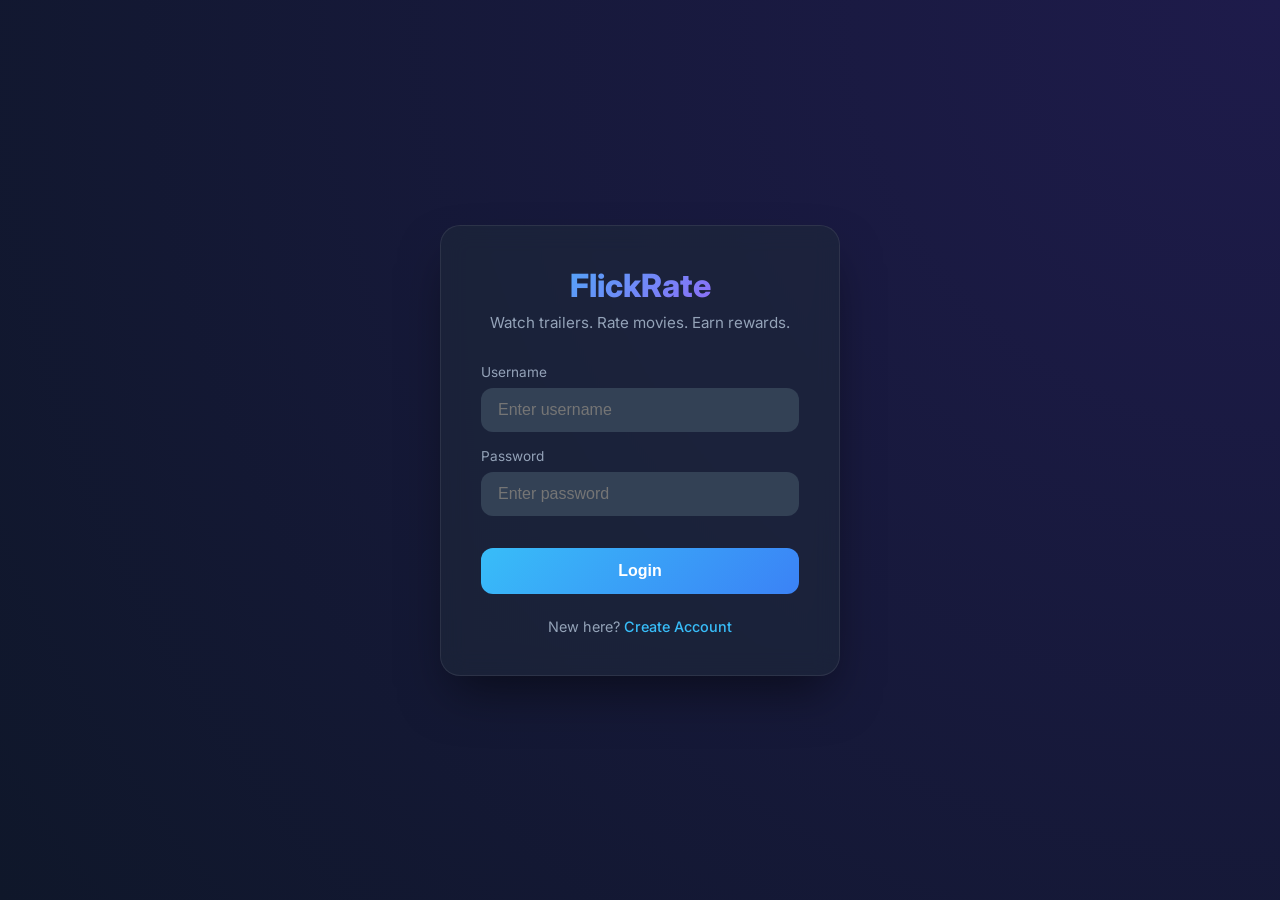
<file: index.html>
<!DOCTYPE html>
<html lang="en">

<head>
    <meta charset="UTF-8">
    <meta name="viewport" content="width=device-width, initial-scale=1.0">
    <meta name="google-adsense-account" content="ca-pub-5196514011677170">
    <title>FlickRate - Earn While You Watch</title>
    <!-- Fonts -->
    <link href="https://fonts.googleapis.com/css2?family=Inter:wght@400;500;600;700;800&display=swap" rel="stylesheet">
    <!-- Styles -->
    <link rel="stylesheet" href="css/style.css">
</head>

<body>

    <!-- AUTH SCREEN -->
    <div id="auth-container">
        <div class="auth-card">
            <div class="auth-logo">FlickRate</div>
            <div class="auth-subtitle">Watch trailers. Rate movies. Earn rewards.</div>

            <!-- Login View -->
            <div id="login-view">
                <form id="loginForm">
                    <div class="form-group">
                        <label>Username</label>
                        <input type="text" id="loginUser" required placeholder="Enter username">
                    </div>
                    <div class="form-group">
                        <label>Password</label>
                        <input type="password" id="loginPass" required placeholder="Enter password">
                    </div>
                    <button type="submit" class="btn-primary">Login</button>
                </form>
                <div class="toggle-link" id="toSignup">New here? <span>Create Account</span></div>
            </div>

            <!-- Signup View -->
            <div id="signup-view" class="hidden">
                <form id="signupForm">
                    <div class="form-group">
                        <label>Choose Username</label>
                        <input type="text" id="regUser" required placeholder="username">
                    </div>
                    <div class="form-group">
                        <label>Email Address</label>
                        <input type="email" id="regEmail" required placeholder="email@example.com">
                    </div>
                    <div class="form-group">
                        <label>Password</label>
                        <input type="password" id="regPass" required placeholder="Create password">
                    </div>
                    <button type="submit" class="btn-primary">Sign Up</button>
                </form>
                <div class="toggle-link" id="toLogin">Already have an account? <span>Login</span></div>
            </div>
        </div>
    </div>

    <!-- APP CONTAINER -->
    <div id="app-container" class="hidden">

        <!-- Desktop Sidebar -->
        <aside class="sidebar">
            <div class="sidebar-header">
                <div class="sidebar-logo">FlickRate</div>
            </div>

            <ul class="nav-links">
                <li class="nav-item active" data-tab="rate">
                    <svg viewBox="0 0 24 24">
                        <path d="M4 6h16v2H4zm0 5h16v2H4zm0 5h16v2H4z" />
                    </svg> Rate
                </li>
                <li class="nav-item" data-tab="history">
                    <svg viewBox="0 0 24 24">
                        <path
                            d="M13 3a9 9 0 0 0-9 9H1l3.89 3.89.07.14L9 12H6c0-3.87 3.13-7 7-7s7 3.13 7 7-3.13 7-7 7c-1.93 0-3.68-.79-4.94-2.06l-1.42 1.42C8.27 19.99 10.51 21 13 21c4.97 0 9-4.97 9-9s-4.03-9-9-9zm-1 5v5l4.28 2.54.72-1.21-3.5-2.08V8H12z" />
                    </svg> History
                </li>
                <li class="nav-item" data-tab="wallet">
                    <svg viewBox="0 0 24 24">
                        <path
                            d="M21 18v1c0 1.1-.9 2-2 2H5c-1.11 0-2-.9-2-2V5c0-1.1.89-2 2-2h14c1.1 0 2 .9 2 2v1h-9c-1.11 0-2 .9-2 2v8c0 1.1.89 2 2 2h9zm-9-2h10V8H12v8zm4-2.5c-.83 0-1.5-.67-1.5-1.5s.67-1.5 1.5-1.5 1.5.67 1.5 1.5-.67 1.5-1.5 1.5z" />
                    </svg> Wallet
                </li>
                <li class="nav-item" data-tab="withdraw">
                    <svg viewBox="0 0 24 24">
                        <path d="M16 13h-3V3h-2v10H8l4 4 4-4zM4 19v2h16v-2H4z" />
                    </svg> Withdraw
                </li>
            </ul>

            <div class="user-profile-mini">
                <div class="avatar-circle" id="navAvatar">U</div>
                <div class="user-info">
                    <div class="user-name" id="navUsername">User</div>
                    <div class="user-role">Premium Member</div>
                </div>
                <button class="btn-logout" id="logoutBtn" title="Logout">
                    <svg width="20" height="20" viewBox="0 0 24 24" fill="none" stroke="currentColor" stroke-width="2">
                        <path d="M9 21H5a2 2 0 0 1-2-2V5a2 2 0 0 1 2-2h4"></path>
                        <polyline points="16 17 21 12 16 7"></polyline>
                        <line x1="21" y1="12" x2="9" y2="12"></line>
                    </svg>
                </button>
            </div>
        </aside>

        <!-- Main Content -->
        <main class="content-area">

            <div class="top-bar">
                <h2 id="pageTitle">Dashboard</h2>
                <div style="display: flex; gap: 1rem; align-items: center;">
                    <div class="balance-card">
                        <span style="color:var(--text-muted)">PTS</span>
                        <span class="display-points">0</span>
                    </div>
                </div>
            </div>

            <!-- VIEW: RATE -->
            <section id="view-rate" class="view-section active">
                <h3 id="headerUsername" style="margin-bottom: 1.5rem; color: var(--primary);">Welcome Back</h3>

                <div class="video-frame-container" id="videoContainer">
                    <div id="player"></div>
                </div>

                <div class="rating-panel" id="ratingPanel">
                    <h2 id="movieTitle">Select a Movie</h2>
                    <p id="movieDesc" style="color:var(--text-muted); font-size: 0.9rem; margin-bottom: 1rem;">...</p>

                    <div class="star-row">
                        <span class="star-icon" data-val="1">★</span>
                        <span class="star-icon" data-val="2">★</span>
                        <span class="star-icon" data-val="3">★</span>
                        <span class="star-icon" data-val="4">★</span>
                        <span class="star-icon" data-val="5">★</span>
                    </div>

                    <textarea id="reviewText" rows="3" placeholder="Write your review here..."></textarea>

                    <p id="statusMsg" style="text-align:center; color: var(--text-muted);">Watch full video to rate</p>

                    <button class="btn-primary" id="submitBtn" disabled>Submit Rating (+10 PTS)</button>
                </div>

                <h3 style="margin: 2rem 0 1rem 0;">Now Showing</h3>
                <div class="trailer-grid" id="trailerGrid">
                    <!-- Javascript populates this -->
                </div>
            </section>

            <!-- VIEW: HISTORY -->
            <section id="view-history" class="view-section">
                <h3 style="margin-bottom: 1.5rem;">Your Watch History</h3>
                <div class="history-grid" id="historyGrid">
                    <!-- Items -->
                </div>
            </section>

            <!-- VIEW: WALLET -->
            <section id="view-wallet" class="view-section">
                <div class="wallet-hero">
                    <div class="pts-label">CURRENT BALANCE</div>
                    <div class="big-balance display-points">0</div>
                    <div
                        style="color: var(--success); background: rgba(34, 197, 94, 0.1); display: inline-block; padding: 4px 12px; border-radius: 12px; font-size: 0.9rem;">
                        Can Redeem: $<span class="display-points">0</span> USD
                    </div>
                </div>

                <div style="display: grid; grid-template-columns: 1fr 1fr; gap: 1rem;">
                    <button class="btn-primary"
                        style="background: var(--bg-card); color: var(--text-main); border: var(--border);">Transaction
                        Log</button>
                    <button class="btn-primary" onclick="app.switchTab('withdraw')">Cash Out Now</button>
                </div>
            </section>

            <!-- VIEW: WITHDRAW -->
            <section id="view-withdraw" class="view-section">
                <div class="auth-card" style="margin: 0 auto; max-width: 500px;">
                    <h3 style="margin-bottom: 1rem;">Request Payout</h3>
                    <div class="form-group">
                        <label>Payment Method</label>
                        <select
                            style="width:100%; padding: 12px; background: var(--bg-input); border: none; color: white; border-radius: 12px;">
                            <option>PayPal</option>
                            <option>Crypto (USDT)</option>
                            <option>Gift Card</option>
                        </select>
                    </div>
                    <div class="form-group">
                        <label>Account Email / Address</label>
                        <input type="text" placeholder="user@example.com">
                    </div>
                    <div class="form-group">
                        <label>Amount (PTS)</label>
                        <input type="number" placeholder="Min 1000">
                    </div>
                    <button class="btn-primary" onclick="alert('Withdrawal request initialized!')">Submit
                        Request</button>
                </div>
            </section>

        </main>

        <!-- Mobile Bottom Nav -->
        <nav class="bottom-nav">
            <button class="mobile-nav-item active" data-tab="rate">
                <svg viewBox="0 0 24 24">
                    <path d="M4 6h16v2H4zm0 5h16v2H4zm0 5h16v2H4z" />
                </svg> Rate
            </button>
            <button class="mobile-nav-item" data-tab="history">
                <svg viewBox="0 0 24 24">
                    <path
                        d="M13 3a9 9 0 0 0-9 9H1l3.89 3.89.07.14L9 12H6c0-3.87 3.13-7 7-7s7 3.13 7 7-3.13 7-7 7c-1.93 0-3.68-.79-4.94-2.06l-1.42 1.42C8.27 19.99 10.51 21 13 21c4.97 0 9-4.97 9-9s-4.03-9-9-9zm-1 5v5l4.28 2.54.72-1.21-3.5-2.08V8H12z" />
                </svg> History
            </button>
            <button class="mobile-nav-item" data-tab="wallet">
                <svg viewBox="0 0 24 24">
                    <path
                        d="M21 18v1c0 1.1-.9 2-2 2H5c-1.11 0-2-.9-2-2V5c0-1.1.89-2 2-2h14c1.1 0 2 .9 2 2v1h-9c-1.11 0-2 .9-2 2v8c0 1.1.89 2 2 2h9zm-9-2h10V8H12v8zm4-2.5c-.83 0-1.5-.67-1.5-1.5s.67-1.5 1.5-1.5 1.5.67 1.5 1.5-.67 1.5-1.5 1.5z" />
                </svg> Wallet
            </button>
            <button class="mobile-nav-item" data-tab="withdraw">
                <svg viewBox="0 0 24 24">
                    <path d="M16 13h-3V3h-2v10H8l4 4 4-4zM4 19v2h16v-2H4z" />
                </svg> Withdraw
            </button>
        </nav>

    </div>

    <!-- Ad Modal -->
    <div class="modal-backdrop" id="adModal">
        <div class="ad-box">
            <h3 style="margin-bottom: 1rem;">Featured Offer</h3>
            <!-- Google AdSense Ad Unit -->
            <ins class="adsbygoogle"
                 style="display:block; width:300px; height:250px; margin: 1rem auto;"
                 data-ad-client="ca-pub-5196514011677170"
                 data-ad-slot="1234567890"
                 data-ad-format="rectangle"></ins>
            <script>
                (adsbygoogle = window.adsbygoogle || []).push({});
            </script>
            <p style="text-align: center; margin-top: 1.5rem;">Unlock reward in <span id="adTimer" style="font-weight: 700; color: var(--gold);">5</span>s</p>
        </div>
    </div>

    <!-- Scripts -->
    <script async src="https://pagead2.googlesyndication.com/pagead/js/adsbygoogle.js?client=ca-pub-5196514011677170"
     crossorigin="anonymous"></script>
    <script src="https://www.youtube.com/iframe_api"></script>
    <script src="js/auth.js"></script>
    <script src="js/app.js"></script>
</body>

</html>
</file>
<file: css/style.css>
:root {
    /* --- Palette: Cyber-Professional --- */
    --bg-body: #0f172a;
    /* Slate 900 */
    --bg-sidebar: #1e293b;
    /* Slate 800 */
    --bg-card: rgba(30, 41, 59, 0.7);
    --bg-input: #334155;
    /* Slate 700 */

    --text-main: #f8fafc;
    /* Slate 50 */
    --text-muted: #94a3b8;
    /* Slate 400 */

    --primary: #38bdf8;
    /* Sky 400 */
    --primary-dim: rgba(56, 189, 248, 0.15);
    --gold: #fbbf24;
    /* Amber 400 */
    --danger: #ef4444;
    /* Red 500 */
    --success: #22c55e;
    /* Green 500 */

    --glass: blur(12px);
    --radius-lg: 16px;
    --radius-md: 12px;
    --border: 1px solid rgba(255, 255, 255, 0.08);

    --sidebar-width: 260px;
    --header-height: 70px;
    --mobile-nav-height: 60px;
}

* {
    box-sizing: border-box;
    margin: 0;
    padding: 0;
    outline: none;
}

body {
    font-family: 'Inter', system-ui, -apple-system, sans-serif;
    background-color: var(--bg-body);
    color: var(--text-main);
    height: 100vh;
    overflow: hidden;
    display: flex;
}

/* --- Typography --- */
h1,
h2,
h3 {
    font-weight: 700;
    letter-spacing: -0.5px;
}

a {
    text-decoration: none;
    color: inherit;
}

/* --- Auth Screen --- */
#auth-container {
    position: fixed;
    top: 0;
    left: 0;
    width: 100%;
    height: 100%;
    background: radial-gradient(circle at top right, #1e1b4b, var(--bg-body));
    z-index: 1000;
    display: flex;
    justify-content: center;
    align-items: center;
    padding: 1rem;
}

.auth-card {
    width: 100%;
    max-width: 400px;
    background: rgba(30, 41, 59, 0.6);
    backdrop-filter: var(--glass);
    padding: 2.5rem;
    border-radius: 20px;
    border: var(--border);
    box-shadow: 0 25px 50px -12px rgba(0, 0, 0, 0.5);
    text-align: center;
}

.auth-logo {
    font-size: 2rem;
    font-weight: 800;
    background: linear-gradient(135deg, var(--primary), #a855f7);
    -webkit-background-clip: text;
    -webkit-text-fill-color: transparent;
    margin-bottom: 0.5rem;
}

.auth-subtitle {
    color: var(--text-muted);
    margin-bottom: 2rem;
    font-size: 0.95rem;
}

.form-group {
    margin-bottom: 1rem;
    text-align: left;
}

.form-group label {
    display: block;
    font-size: 0.85rem;
    color: var(--text-muted);
    margin-bottom: 0.5rem;
}

input {
    width: 100%;
    padding: 12px 16px;
    background: var(--bg-input);
    border: 1px solid transparent;
    border-radius: var(--radius-md);
    color: var(--text-main);
    font-size: 1rem;
    transition: all 0.2s;
}

input:focus {
    border-color: var(--primary);
    background: rgba(56, 189, 248, 0.05);
    box-shadow: 0 0 0 3px var(--primary-dim);
}

.btn-primary {
    width: 100%;
    padding: 14px;
    background: linear-gradient(135deg, var(--primary), #3b82f6);
    color: white;
    border: none;
    border-radius: var(--radius-md);
    font-weight: 600;
    font-size: 1rem;
    cursor: pointer;
    transition: transform 0.1s, box-shadow 0.2s;
    margin-top: 1rem;
}

.btn-primary:hover {
    box-shadow: 0 10px 20px -5px rgba(56, 189, 248, 0.4);
    transform: translateY(-2px);
}

.btn-primary:active {
    transform: translateY(0);
}

.toggle-link {
    margin-top: 1.5rem;
    font-size: 0.9rem;
    color: var(--text-muted);
    cursor: pointer;
}

.toggle-link span {
    color: var(--primary);
    font-weight: 500;
}

.toggle-link:hover span {
    text-decoration: underline;
}

.hidden {
    display: none !important;
}

/* --- App Layout --- */
#app-container {
    width: 100%;
    height: 100%;
    display: flex;
}

/* Sidebar (Desktop) */
aside.sidebar {
    width: var(--sidebar-width);
    background: var(--bg-sidebar);
    border-right: var(--border);
    display: flex;
    flex-direction: column;
    padding: 1.5rem;
    z-index: 50;
    transition: transform 0.3s ease;
}

.sidebar-header {
    margin-bottom: 2.5rem;
    display: flex;
    align-items: center;
    gap: 10px;
}

.sidebar-logo {
    font-size: 1.5rem;
    font-weight: 700;
    color: var(--primary);
}

.nav-links {
    list-style: none;
    display: flex;
    flex-direction: column;
    gap: 0.5rem;
    flex: 1;
}

.nav-item {
    padding: 12px 16px;
    border-radius: var(--radius-md);
    color: var(--text-muted);
    cursor: pointer;
    transition: all 0.2s;
    display: flex;
    align-items: center;
    gap: 12px;
    font-weight: 500;
}

.nav-item svg {
    width: 20px;
    height: 20px;
    fill: currentColor;
}

.nav-item:hover {
    background: rgba(255, 255, 255, 0.03);
    color: var(--text-main);
}

.nav-item.active {
    background: var(--primary-dim);
    color: var(--primary);
}

.user-profile-mini {
    margin-top: auto;
    padding-top: 1.5rem;
    border-top: var(--border);
    display: flex;
    align-items: center;
    gap: 12px;
}

.avatar-circle {
    width: 40px;
    height: 40px;
    background: linear-gradient(to bottom right, #6366f1, #a855f7);
    border-radius: 50%;
    display: flex;
    align-items: center;
    justify-content: center;
    font-weight: 700;
    font-size: 1.1rem;
    color: white;
}

.user-info {
    flex: 1;
    overflow: hidden;
}

.user-name {
    font-size: 0.9rem;
    font-weight: 600;
    white-space: nowrap;
}

.user-role {
    font-size: 0.75rem;
    color: var(--text-muted);
}

.btn-logout {
    background: none;
    border: none;
    color: var(--text-muted);
    cursor: pointer;
    padding: 4px;
    border-radius: 4px;
}

.btn-logout:hover {
    color: var(--danger);
    background: rgba(239, 68, 68, 0.1);
}

/* Main Content */
main.content-area {
    flex: 1;
    position: relative;
    overflow-y: auto;
    padding: 2rem;
    scroll-behavior: smooth;
}

/* Mobile Nav (Bottom) */
nav.bottom-nav {
    display: none;
    /* Desktop default */
}

/* --- Views & Components --- */
.view-section {
    display: none;
    max-width: 900px;
    margin: 0 auto;
    animation: fadeIn 0.4s ease;
}

.view-section.active {
    display: block;
}

@keyframes fadeIn {
    from {
        opacity: 0;
        transform: translateY(10px);
    }

    to {
        opacity: 1;
        transform: translateY(0);
    }
}

/* Header Strip inside Main */
.top-bar {
    display: flex;
    justify-content: space-between;
    align-items: center;
    margin-bottom: 2rem;
    background: rgba(15, 23, 42, 0.8);
    backdrop-filter: blur(8px);
    padding: 1rem;
    border-radius: var(--radius-lg);
    border: var(--border);
    position: sticky;
    top: 0;
    z-index: 40;
}

.balance-card {
    background: rgba(0, 0, 0, 0.3);
    padding: 8px 16px;
    border-radius: 20px;
    border: 1px solid rgba(251, 191, 36, 0.2);
    display: flex;
    align-items: center;
    gap: 8px;
    font-weight: 600;
    color: var(--gold);
}

/* Video Player */
.video-frame-container {
    aspect-ratio: 16/9;
    background: black;
    border-radius: var(--radius-lg);
    overflow: hidden;
    margin-bottom: 1.5rem;
    box-shadow: 0 20px 40px -10px rgba(0, 0, 0, 0.5);
    display: none;
}

.video-frame-container.visible {
    display: block;
}

#player {
    width: 100%;
    height: 100%;
}

#player iframe {
    width: 100%;
    height: 100%;
    display: block;
}

/* Rate Form */
.rating-panel {
    background: var(--bg-card);
    border: var(--border);
    padding: 2rem;
    border-radius: var(--radius-lg);
    display: none;
    flex-direction: column;
    gap: 1.5rem;
}

.rating-panel.visible {
    display: flex;
}

.star-row {
    display: flex;
    gap: 8px;
    justify-content: center;
    margin: 1rem 0;
}

.star-icon {
    font-size: 2.5rem;
    color: var(--bg-input);
    cursor: pointer;
    transition: all 0.2s;
}

.star-icon:hover {
    transform: scale(1.15);
}

.star-icon.active {
    color: var(--gold);
    text-shadow: 0 0 15px rgba(251, 191, 36, 0.4);
}

/* History Grid */
.history-grid {
    display: grid;
    grid-template-columns: repeat(auto-fill, minmax(280px, 1fr));
    gap: 1.5rem;
}

.history-item {
    background: var(--bg-card);
    border: var(--border);
    border-radius: var(--radius-md);
    padding: 1rem;
    transition: transform 0.2s;
    position: relative;
    overflow: hidden;
}

.history-item:hover {
    transform: translateY(-4px);
    border-color: var(--primary);
}

.history-thumb {
    width: 100%;
    height: 160px;
    object-fit: cover;
    border-radius: 8px;
    margin-bottom: 1rem;
}

.history-meta {
    display: flex;
    justify-content: space-between;
    align-items: center;
    margin-bottom: 0.5rem;
}

.history-rating {
    color: var(--gold);
    font-size: 0.9rem;
}

.btn-delete-mini {
    position: absolute;
    top: 10px;
    right: 10px;
    background: rgba(0, 0, 0, 0.6);
    color: white;
    border: none;
    border-radius: 50%;
    width: 28px;
    height: 28px;
    cursor: pointer;
    opacity: 0;
    transition: opacity 0.2s;
}

.history-item:hover .btn-delete-mini {
    opacity: 1;
}

/* Wallet Layout */
.wallet-hero {
    background: linear-gradient(135deg, rgba(56, 189, 248, 0.1), rgba(168, 85, 247, 0.1));
    border: 1px solid rgba(56, 189, 248, 0.2);
    border-radius: var(--radius-lg);
    padding: 3rem;
    text-align: center;
    margin-bottom: 2rem;
}

.big-balance {
    font-size: 4rem;
    font-weight: 800;
    color: var(--text-main);
    margin: 0.5rem 0;
}

.pts-label {
    color: var(--gold);
    font-weight: 700;
    letter-spacing: 2px;
}

/* Ad Modal */
.modal-backdrop {
    position: fixed;
    top: 0;
    left: 0;
    width: 100%;
    height: 100%;
    background: rgba(0, 0, 0, 0.85);
    backdrop-filter: blur(8px);
    z-index: 2000;
    display: none;
    justify-content: center;
    align-items: center;
}

.modal-backdrop.active {
    display: flex;
}

.ad-box {
    background: var(--bg-sidebar);
    border: 2px solid var(--primary);
    padding: 2rem;
    border-radius: var(--radius-lg);
    text-align: center;
    width: 300px;
    box-shadow: 0 0 50px rgba(56, 189, 248, 0.2);
}

/* --- Responsive Media Queries --- */
@media (max-width: 768px) {
    #app-container {
        flex-direction: column;
    }

    /* Hide Sidebar, Show Bottom Nav */
    aside.sidebar {
        display: none;
    }

    nav.bottom-nav {
        display: flex;
        position: fixed;
        bottom: 0;
        left: 0;
        width: 100%;
        height: var(--mobile-nav-height);
        background: var(--bg-sidebar);
        border-top: var(--border);
        justify-content: space-around;
        align-items: center;
        z-index: 100;
        padding-bottom: env(safe-area-inset-bottom);
    }

    .mobile-nav-item {
        color: var(--text-muted);
        display: flex;
        flex-direction: column;
        align-items: center;
        font-size: 0.7rem;
        background: none;
        border: none;
        gap: 4px;
    }

    .mobile-nav-item.active {
        color: var(--primary);
    }

    .mobile-nav-item svg {
        width: 24px;
        height: 24px;
        fill: currentColor;
    }

    main.content-area {
        padding: 1rem 1rem 5rem 1rem;
    }

    /* Padded for bottom nav */
    .top-bar {
        margin: 0 -1rem 1.5rem -1rem;
        border-radius: 0;
        border-left: none;
        border-right: none;
    }
}

/* Trailer Grid */
.trailer-grid {
    display: grid;
    grid-template-columns: repeat(auto-fill, minmax(280px, 1fr));
    /* Wider cards */
    gap: 1.5rem;
    padding-bottom: 2rem;
    max-width: 1200px;
    margin: 0 auto;
    /* Center grid */
}

.trailer-card {
    background: var(--bg-card);
    border-radius: var(--radius-md);
    overflow: hidden;
    cursor: pointer;
    transition: transform 0.2s, box-shadow 0.2s;
    border: 1px solid transparent;
}

.trailer-card:hover {
    transform: translateY(-5px);
    box-shadow: 0 10px 20px -5px rgba(56, 189, 248, 0.3);
    border-color: var(--primary);
}

.trailer-card img {
    width: 100%;
    aspect-ratio: 16/9;
    object-fit: cover;
    display: block;
}

.trailer-info {
    padding: 0.75rem;
}

.trailer-title {
    font-size: 0.9rem;
    font-weight: 600;
    white-space: nowrap;
    overflow: hidden;
    text-overflow: ellipsis;
    color: var(--text-main);
}
</file>
